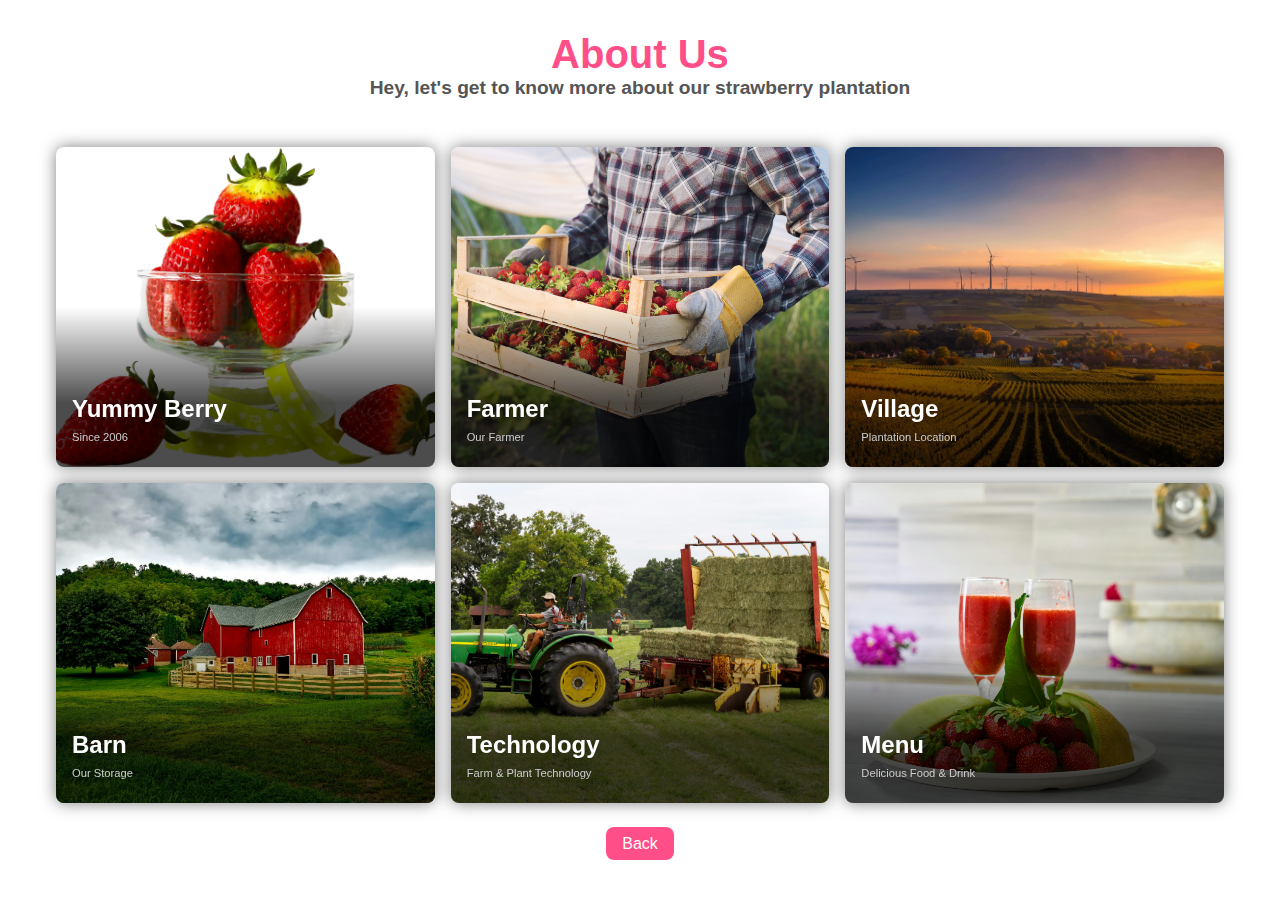
<file: about.html>
<!DOCTYPE html>
<html lang="en">
  <head>
    <meta charset="UTF-8" />
    <meta name="viewport" content="width=device-width, initial-scale=1.0" />
    <title>Document</title>
    <link rel="stylesheet" href="about.css" />
  </head>
  <body>
    <header style="text-align: center; margin: 2rem 0">
      <h1 style="font-size: 2.5rem; font-weight: bold; color: #ff4e88">
        About Us
      </h1>
      <p style="font-size: 1.2rem; color: #555">
        <b> Hey, let's get to know more about our strawberry plantation</b>
      </p>
    </header>
    <div class="content-wrapper">
      <div class="news-card">
        <a href="#" class="news-card__card-link"></a>
        <img src="./images/straw.png" alt="" class="news-card__image" />
        <div class="news-card__text-wrapper">
          <h2 class="news-card__title">Yummy Berry</h2>
          <div class="news-card__post-date">Since 2006</div>
          <div class="news-card__details-wrapper">
            <p class="news-card__excerpt">
              Our plantation was established in 2006, which we developed
              wholeheartedly to create good strawberries
            </p>
            <a href="#" class="news-card__read-more"
              >Read more <i class="fas fa-long-arrow-alt-right"></i
            ></a>
          </div>
        </div>
      </div>

      <div class="news-card">
        <a href="#" class="news-card__card-link"></a>
        <img src="./images/petani.jpg" alt="" class="news-card__image" />
        <div class="news-card__text-wrapper">
          <h2 class="news-card__title">Farmer</h2>
          <div class="news-card__post-date">Our Farmer</div>
          <div class="news-card__details-wrapper">
            <p class="news-card__excerpt">
              Our farmers have continued this plantation for generations, so
              that this plantation still exists today
            </p>
            <a href="#" class="news-card__read-more"
              >Read more <i class="fas fa-long-arrow-alt-right"></i
            ></a>
          </div>
        </div>
      </div>

      <div class="news-card">
        <a href="#" class="news-card__card-link"></a>
        <img src="./images/loc.jpg" alt="" class="news-card__image" />
        <div class="news-card__text-wrapper">
          <h2 class="news-card__title">Village</h2>
          <div class="news-card__post-date">Plantation Location</div>
          <div class="news-card__details-wrapper">
            <p class="news-card__excerpt">
              Our plantation is located in a village in Switzerland, in this
              village the air is very cool and fresh
            </p>
            <a href="#" class="news-card__read-more"
              >Read more <i class="fas fa-long-arrow-alt-right"></i
            ></a>
          </div>
        </div>
      </div>

      <div class="news-card">
        <a href="#" class="news-card__card-link"></a>
        <img src="./images/barn.jpg" alt="" class="news-card__image" />
        <div class="news-card__text-wrapper">
          <h2 class="news-card__title">Barn</h2>
          <div class="news-card__post-date">Our Storage</div>
          <div class="news-card__details-wrapper">
            <p class="news-card__excerpt">
              we have two lands, one for a special strawberry plantation and
              another for a special farm for cows
            </p>
            <a href="#" class="news-card__read-more"
              >Read more <i class="fas fa-long-arrow-alt-right"></i
            ></a>
          </div>
        </div>
      </div>

      <div class="news-card">
        <a href="#" class="news-card__card-link"></a>
        <img src="./images/trac.jpg" alt="" class="news-card__image" />
        <div class="news-card__text-wrapper">
          <h2 class="news-card__title">Technology</h2>
          <div class="news-card__post-date">Farm & Plant Technology</div>
          <div class="news-card__details-wrapper">
            <p class="news-card__excerpt">
              Our plantations use modern technology to provide perfect
              strawberry yields
            </p>
            <a href="#" class="news-card__read-more"
              >Read more <i class="fas fa-long-arrow-alt-right"></i
            ></a>
          </div>
        </div>
      </div>

      <div class="news-card">
        <a href="#" class="news-card__card-link"></a>
        <img src="./images/jus.jpg" alt="" class="news-card__image" />
        <div class="news-card__text-wrapper">
          <h2 class="news-card__title">Menu</h2>
          <div class="news-card__post-date">Delicious Food & Drink</div>
          <div class="news-card__details-wrapper">
            <p class="news-card__excerpt">
              Because of all the support and encouragement, we produce perfect
              strawberries and food
            </p>
            <a href="#" class="news-card__read-more"
              >Read more <i class="fas fa-long-arrow-alt-right"></i
            ></a>
          </div>
        </div>
      </div>
    </div>
    <div style="text-align: center; margin: 1rem 0">
      <a
        href="index.html"
        style="
          text-decoration: none;
          padding: 0.5rem 1rem;
          background: #ff4e88;
          color: white;
          border-radius: 0.5rem;
          font-size: 1rem;
        "
      >
        Back
      </a>
    </div>
  </body>
</html>
</file>
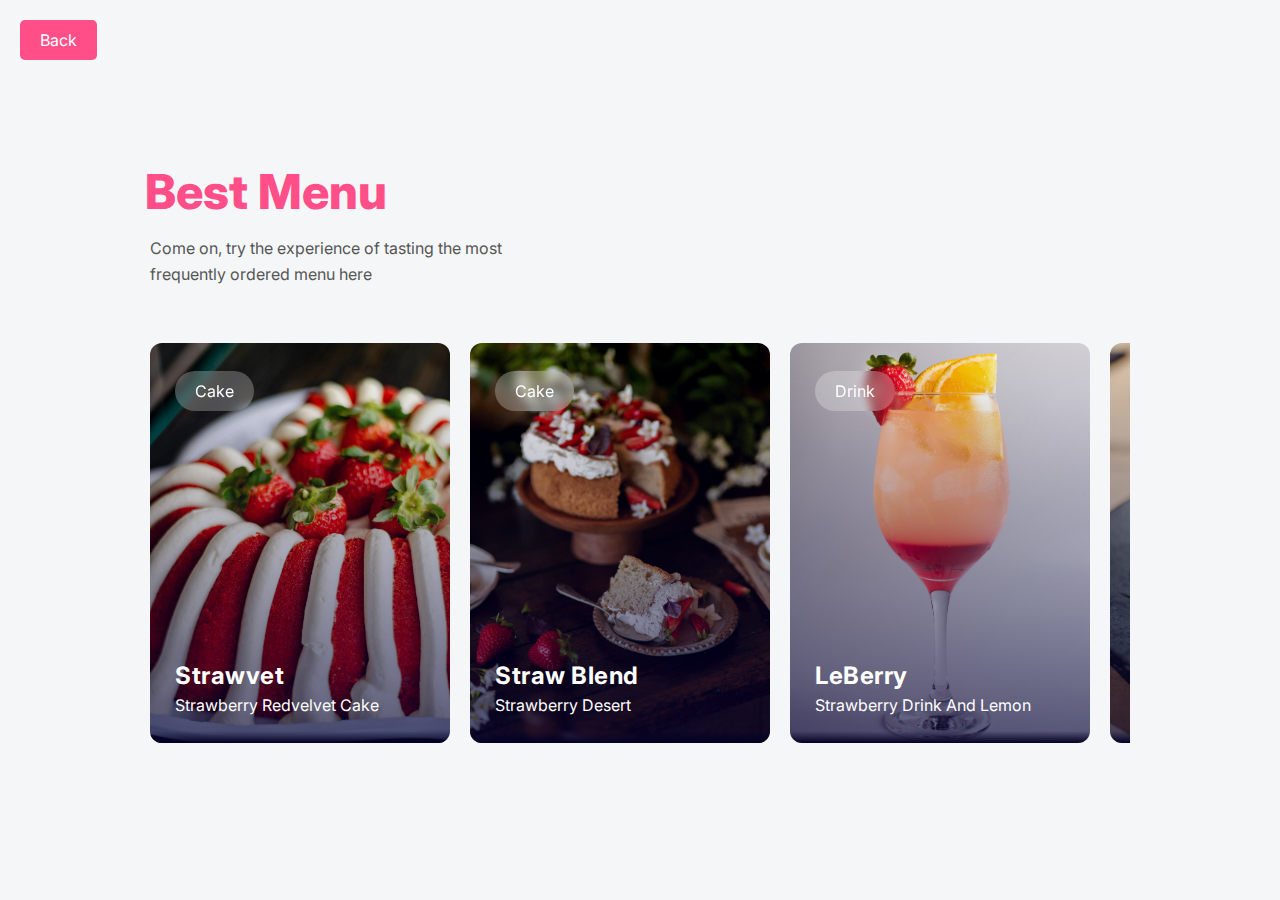
<file: menu.html>
<!DOCTYPE html>
<html lang="en">
  <head>
    <meta charset="UTF-8" />
    <meta name="viewport" content="width=device-width, initial-scale=1.0" />
    <title>Document</title>
    <link rel="stylesheet" href="menu.css" />
  </head>
  <body>
    <a href="index.html" id="backButton">Back</a>
    <main>
      <div class="header">
        <h1>Best Menu</h1>
        <p>
          Come on, try the experience of tasting the most frequently ordered
          menu here
        </p>
      </div>
      <div class="owl-carousel owl-theme">
        <div class="item">
          <img src="./images/redv.jpg" alt="" />
          <div class="overlay">
            <span>Cake</span>
            <div>
              <h2>Strawvet</h2>
              <p>Strawberry Redvelvet Cake</p>
            </div>
          </div>
        </div>
        <div class="item">
          <img src="./images/kue1.jpg" alt="" />
          <div class="overlay">
            <span>Cake</span>
            <div>
              <h2>Straw Blend</h2>
              <p>Strawberry Desert</p>
            </div>
          </div>
        </div>
        <div class="item">
          <img src="./images/drink1.jpg" alt="" />
          <div class="overlay">
            <span>Drink</span>
            <div>
              <h2>LeBerry</h2>
              <p>Strawberry Drink And Lemon</p>
            </div>
          </div>
        </div>
        <div class="item">
          <img src="./images/kue2.jpg" alt="" />
          <div class="overlay">
            <span>Cake</span>
            <div>
              <h2>Royal Almond</h2>
              <p>Almon Berry Cake</p>
            </div>
          </div>
        </div>
        <div class="item">
          <img src="./images/drink2.jpg" alt="" />
          <div class="overlay">
            <span>Juice</span>
            <div>
              <h2>Juice</h2>
              <p>Juice Variant</p>
            </div>
          </div>
        </div>
        <div class="item">
          <img src="./images/kue3.jpg" alt="" />
          <div class="overlay">
            <span>Cake</span>
            <div>
              <h2>Strawberry Desert</h2>
              <p>Yummy Berry Desert</p>
            </div>
          </div>
        </div>
        <div class="item">
          <img src="./images/drink3.jpg" alt="" />
          <div class="overlay">
            <span>Juice</span>
            <div>
              <h2>Juie Berry</h2>
              <p>Strawberry Juice And Cake</p>
            </div>
          </div>
        </div>
        <div class="item">
          <img src="./images/kue4.jpg" alt="Italy" />
          <div class="overlay">
            <span>Cake</span>
            <div>
              <h2>Mix Berry Cake</h2>
              <p>Strawberry And Blueberry Cake</p>
            </div>
          </div>
        </div>
      </div>
    </main>
  </body>
</html>
</file>
<file: about.css>
:root {
  --card-height-large-screen: 20rem;
  --card-height-mobile: 12rem;
}

* {
  box-sizing: border-box;
  margin: 0;
  padding: 0;
  font-family: "Open Sans", sans-serif;
}

body {
  background-color: white;
}

.content-wrapper {
  margin: 0 auto;
  max-width: 1200px;
  display: flex;
  flex-flow: row wrap;
  justify-content: center;
  padding: 0.5rem;
}

.news-card {
  border: 0 solid aqua;
  margin: 0.5rem;
  position: relative;
  height: var(--card-height-mobile);
  overflow: hidden;
  border-radius: 0.5rem;
  flex: 1;
  min-width: 290px;
  box-shadow: 0 0 1rem rgba(0, 0, 0, 0.5);
  backface-visibility: hidden;
  transform: translate3d(0, 0, 0);
}

/* Media queries for responsive design */
@media (min-width: 900px) {
  .news-card {
    height: var(--card-height-large-screen);
  }
}

.news-card::before {
  content: "";
  position: absolute;
  top: 0;
  left: 0;
  width: 100%;
  height: 100%;
  background: linear-gradient(
    to bottom,
    rgba(0, 0, 0, 0) 50%,
    rgba(0, 0, 0, 0.7) 80%
  );
  z-index: 0;
}

.news-card__card-link {
  position: absolute;
  top: 0;
  left: 0;
  width: 100%;
  height: 100%;
  z-index: 1;
}

.news-card__image {
  width: 100%;
  height: 100%;
  display: block;
  object-fit: cover;
  transition: transform 3s ease;
  position: relative;
  z-index: -1;
}

.news-card__text-wrapper {
  position: absolute;
  bottom: 0;
  padding: 1rem;
  color: white;
  transition: background-color 1.5s ease;
}

.news-card__title {
  transition: color 1s ease;
  margin-bottom: 0.5rem;
}

.news-card__post-date {
  font-size: 0.7rem;
  margin-bottom: 0.5rem;
  color: #ccc;
}

.news-card__details-wrapper {
  max-height: 0;
  opacity: 0;
  transition: max-height 1.5s ease, opacity 1s ease;
}

.news-card:hover .news-card__details-wrapper {
  max-height: 10rem;
  opacity: 1;
}

.news-card:hover .news-card__text-wrapper {
  background-color: rgba(0, 0, 0, 0.6);
}

.news-card:hover .news-card__title {
  color: #ff4e88;
}

.news-card:hover .news-card__image {
  transform: scale(1.2);
  z-index: -1;
}

.news-card__excerpt {
  font-weight: 300;
}

.news-card__read-more {
  background: black;
  color: #bbb;
  display: block;
  padding: 0.4rem 0.6rem;
  border-radius: 0.3rem;
  margin-top: 1rem;
  border: 1px solid #444;
  font-size: 0.8rem;
  text-decoration: none;
  width: 7rem;
  margin-left: auto;
  position: relative;
  z-index: 5;
}

.news-card__read-more i {
  position: relative;
  left: 0.2rem;
  color: #888;
  transition: left 0.5s ease, color 0.6s ease;
}

.news-card__read-more:hover i {
  left: 0.5rem;
  color: yellow;
}
</file>
<file: menu.css>
@import url("https://fonts.googleapis.com/css2?family=Inter:wght@400;700;800&display=swap");

* {
  box-sizing: border-box;
  margin: 0;
  padding: 0;
}

body {
  font-family: "Inter", sans-serif;
  color: #111;
  background: #f5f6f8;
}

a,
button {
  color: #4fc08d;
}

main {
  width: min(980px, 85%);
  margin: 0 auto;
  min-height: 100vh;
  display: flex;
  flex-direction: column;
  justify-content: center;
  padding-block: min(20vh, 5em);
}

.header {
  margin-bottom: 50px;
}

@media screen and (max-width: 600px) {
  .header {
    margin-bottom: 70px !important;
  }
}

.header h1 {
  font-weight: 800;
  font-size: 3rem;
  margin: 5px -5px 15px;
}

.header span {
  text-transform: uppercase;
  letter-spacing: 1px;
  display: inline-block;
  font-weight: 700;
  font-size: 14px;
  color: #471aa0;
}

.header p {
  max-width: min(40ch, 100% - 2rem);
  line-height: 1.6;
  color: #565656;
}

/* Carousel container */
.owl-carousel {
  display: flex; /* Flexbox to make the items side by side */
  flex-wrap: nowrap; /* Prevent wrapping */
  gap: 20px; /* Add space between items */
  overflow-x: auto; /* Enable horizontal scrolling if needed */
  scroll-snap-type: x mandatory; /* Snap scrolling */
  -webkit-overflow-scrolling: touch; /* Smooth scrolling on iOS */
}

.item {
  width: 300px; /* Fixed width for each item */
  height: 400px;
  position: relative;
  border-radius: 12px;
  overflow: hidden;
  flex-shrink: 0; /* Prevent shrinking */
}

.item img {
  width: 100%;
  height: 100%;
  object-fit: cover;
  position: absolute;
  inset: 0;
}

.item .overlay {
  position: absolute;
  top: 0;
  left: 0;
  width: 100%;
  height: 100%;
  padding: 28px 25px;
  color: #fff;
  background: linear-gradient(0deg, #020024 0%, #000032a1 3%, #17d9ff00 100%);
  display: flex;
  flex-direction: column;
  justify-content: space-between;
  align-items: flex-start;
}
h1 {
  color: #ff4e88;
}
.item .overlay span {
  background: rgba(255, 255, 255, 0.25);
  backdrop-filter: blur(4px);
  -webkit-backdrop-filter: blur(4px);
  border-radius: 60px;
  padding: 10px 20px;
  display: inline-block;
}

.item .overlay > div h2 {
  letter-spacing: 0.5px;
  margin-bottom: 5px;
}

.owl-nav {
  position: absolute;
  top: -100px;
  right: 0;
}

@media screen and (max-width: 600px) {
  .owl-nav {
    top: -60px !important;
  }
}

.owl-nav button {
  background: #fff !important;
  width: 45px;
  height: 45px;
  font-size: 25px !important;
  box-shadow: 0px 0px 17px #00000005;
  border-radius: 50%;
}

.owl-nav button:nth-of-type(1) {
  margin-right: 13px;
}
#backButton {
  background-color: #ff4e88; /* Warna latar */
  color: white; /* Warna teks */
  font-size: 16px;
  padding: 10px 20px;
  border: none;
  border-radius: 5px;
  text-decoration: none;
  display: inline-block;
  cursor: pointer;
  transition: background-color 0.3s ease;
  position: fixed;
  top: 20px;
  left: 20px;
  z-index: 100;
}

#backButton:hover {
  background-color: black; /* Warna saat hover */
}

/* General styling */
* {
  box-sizing: border-box;
  margin: 0;
  padding: 0;
}

body {
  font-family: "Inter", sans-serif;
  color: #111;
  background: #f5f6f8;
}

a,
button {
  color: black;
}

main {
  width: min(980px, 85%);
  margin: 0 auto;
  min-height: 100vh;
  display: flex;
  flex-direction: column;
  justify-content: center;
  padding-block: min(20vh, 5em);
}

.header {
  margin-bottom: 55px;
}

.header h1 {
  font-weight: 800;
  font-size: 3rem;
  margin: 5px -5px 15px;
}

.header span {
  text-transform: uppercase;
  letter-spacing: 1px;
  display: inline-block;
  font-weight: 700;
  font-size: 14px;
  color: black;
}

.header p {
  max-width: min(40ch, 100% - 2rem);
  line-height: 1.6;
  color: #565656;
}
</file>
